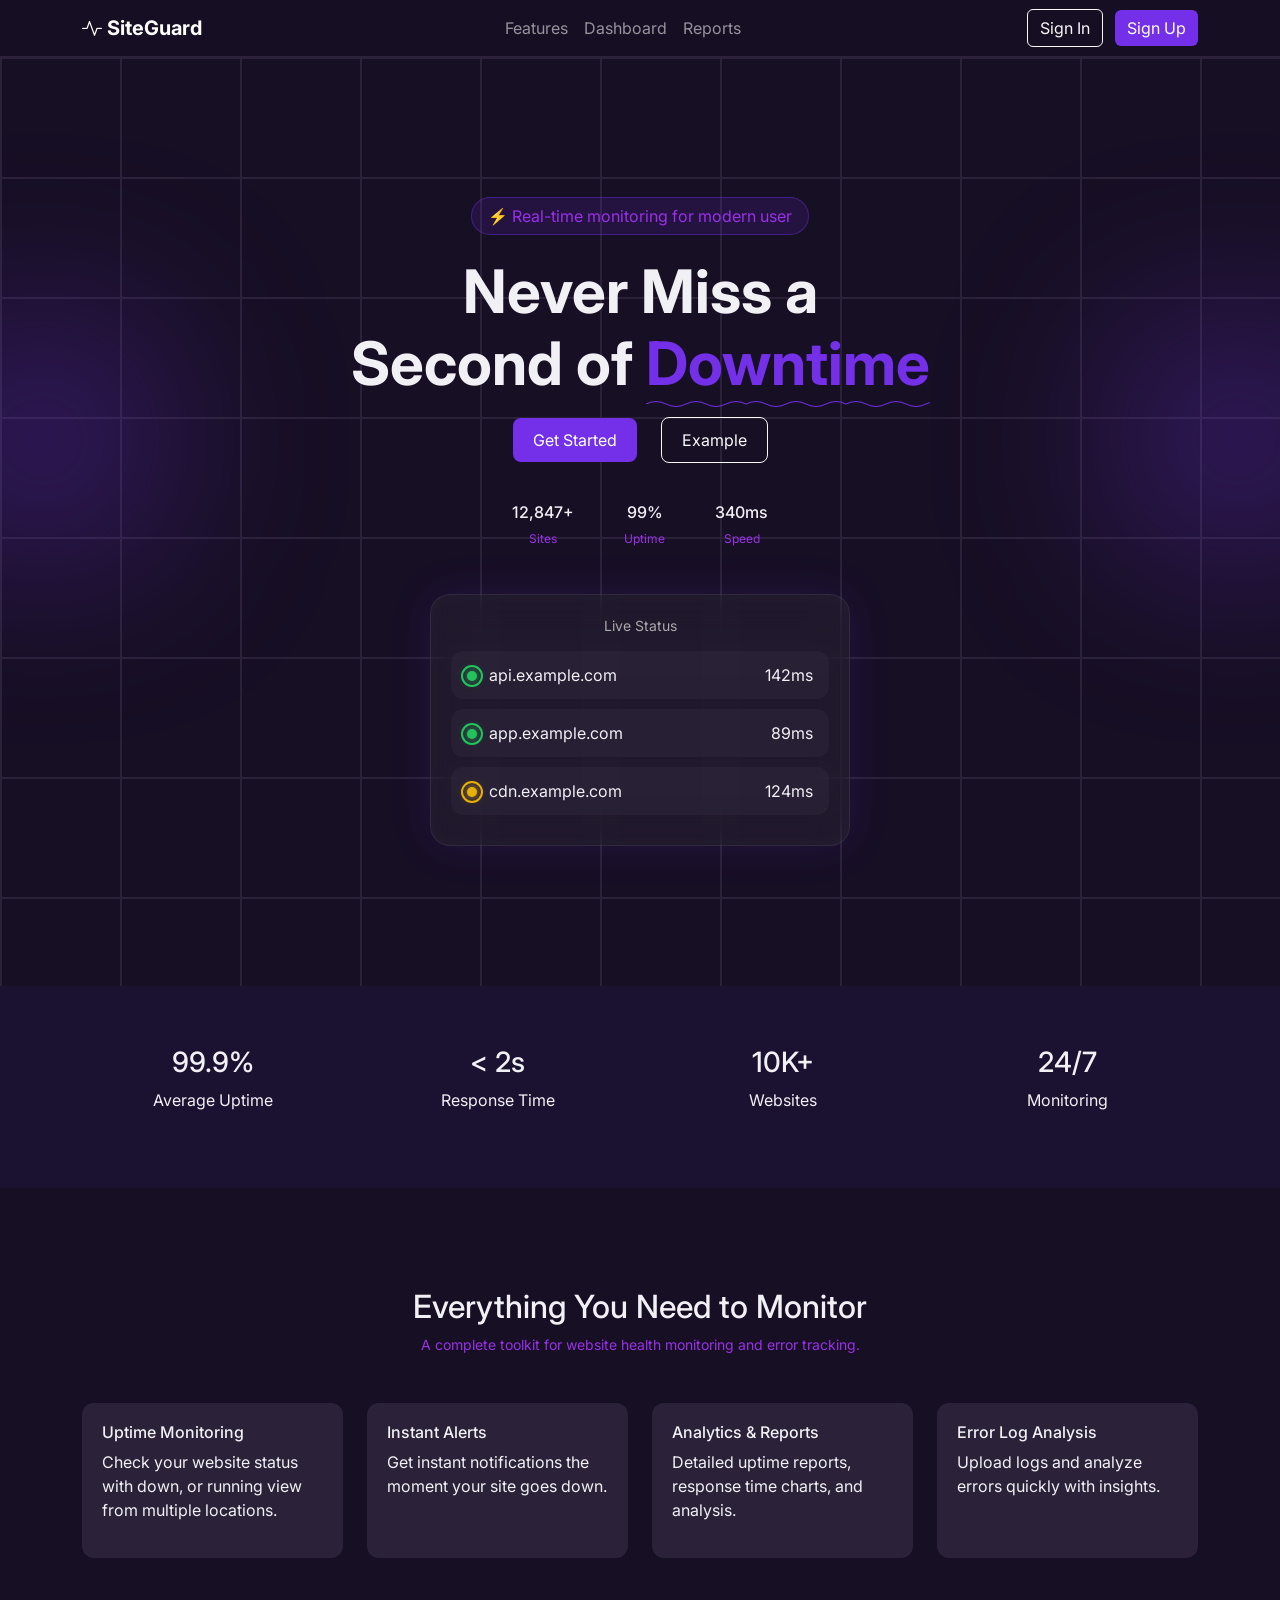
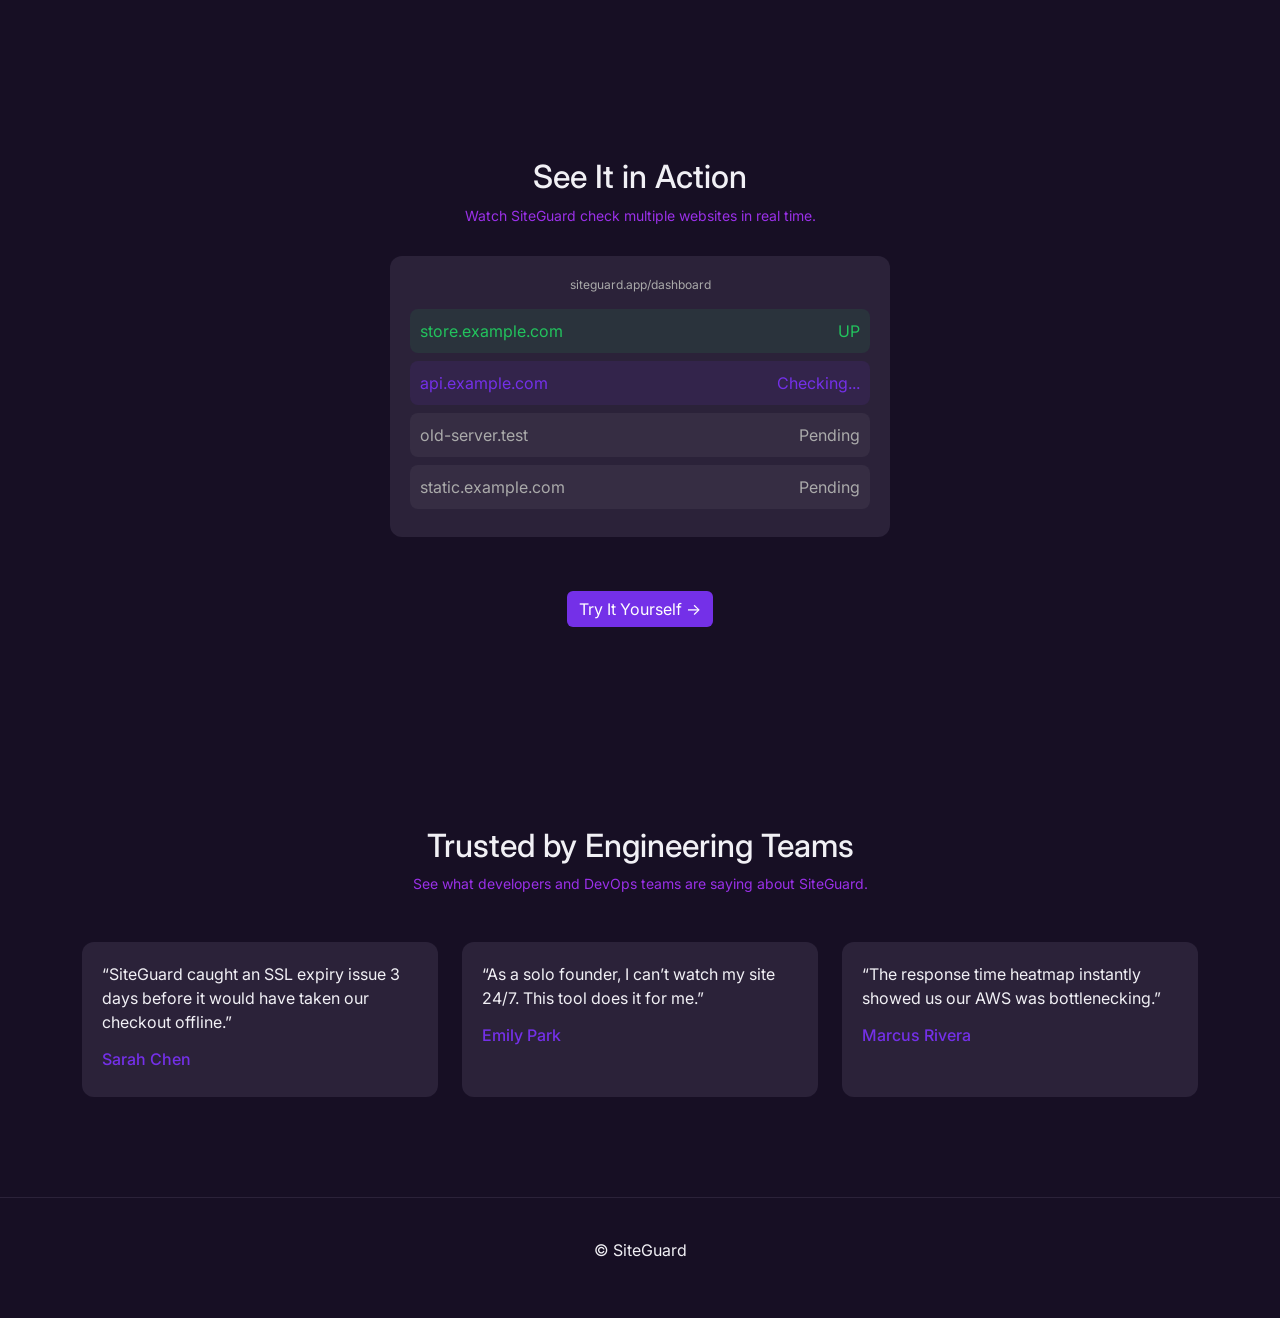
<file: main/index.html>
<!DOCTYPE html>
<html lang="en">
<head>

<meta charset="UTF-8">
<meta name="viewport" content="width=device-width, initial-scale=1">

<title>SiteGuard</title>

<link href="https://cdn.jsdelivr.net/npm/bootstrap@5.3.2/dist/css/bootstrap.min.css" rel="stylesheet">
<link rel="stylesheet" href="https://cdn.jsdelivr.net/npm/bootstrap-icons@1.11.1/font/bootstrap-icons.css">

<link href="https://fonts.googleapis.com/css2?family=Inter:wght@400;600;700&display=swap" rel="stylesheet">

<link rel="stylesheet" href="styles.css">

</head>

<body>

<!-- ================= NAVBAR ================= -->
<nav class="navbar navbar-expand-lg navbar-dark custom-navbar">
<div class="container">

<a class="navbar-brand fw-bold">
<i class="bi bi-activity"></i> SiteGuard
</a>

<button class="navbar-toggler" data-bs-toggle="collapse" data-bs-target="#nav">
<span class="navbar-toggler-icon"></span>
</button>

<div class="collapse navbar-collapse" id="nav">

<ul class="navbar-nav mx-auto">
<li class="nav-item"><a class="nav-link" href="#">Features</a></li>
<li class="nav-item"><a class="nav-link" href="#">Dashboard</a></li>
<li class="nav-item"><a class="nav-link" href="#">Reports</a></li>
</ul>

<div>
<button class="btn btn-outline-light me-2">Sign In</button>
<button class="btn btn-primary-custom">Sign Up</button>
</div>

</div>
</div>
</nav>

<!-- ================= HERO ================= -->
<section class="hero">
<div class="container text-center">

<!-- BADGE -->
<div class="hero-badge">
⚡ Real-time monitoring for modern user
</div>

<!-- TITLE -->
<h1 class="hero-title">
Never Miss a <br>
Second of <span class="highlight">Downtime</span>
</h1>

<!-- BUTTONS -->
<div class="hero-buttons">
<button class="btn btn-primary-custom">Get Started</button>
<button class="btn btn-outline-light">Example</button>
</div>

<!-- MINI STATS -->
<div class="hero-mini-stats">
<div><h6>12,847+</h6><p>Sites</p></div>
<div><h6>99%</h6><p>Uptime</p></div>
<div><h6>340ms</h6><p>Speed</p></div>
</div>

<!-- LIVE STATUS -->
<div class="monitor-card">

<p class="live-title">Live Status</p>

<div class="monitor-item up">
<div><span class="dot"></span> api.example.com</div>
<span>142ms</span>
</div>

<div class="monitor-item up">
<div><span class="dot"></span> app.example.com</div>
<span>89ms</span>
</div>

<div class="monitor-item warning">
<div><span class="dot"></span> cdn.example.com</div>
<span>124ms</span>
</div>

</div>

</div>
</section>

<!-- ================= STATS ================= -->
<section class="stats-highlight">
<div class="container text-center">
<div class="row">

<div class="col-6 col-md-3">
<h3>99.9%</h3><p>Average Uptime</p>
</div>

<div class="col-6 col-md-3">
<h3>&lt; 2s</h3><p>Response Time</p>
</div>

<div class="col-6 col-md-3">
<h3>10K+</h3><p>Websites</p>
</div>

<div class="col-6 col-md-3">
<h3>24/7</h3><p>Monitoring</p>
</div>

</div>
</div>
</section>
<!-- ================= FEATURES ================= -->
<section class="features-section">
<div class="container text-center">

<h2>Everything You Need to Monitor</h2>
<p class="section-subtitle">
A complete toolkit for website health monitoring and error tracking.
</p>

<div class="row mt-5">

<div class="col-md-3">
<div class="feature-card">
<h6>Uptime Monitoring</h6>
<p>Check your website status with down, or running view from multiple locations.</p>
</div>
</div>

<div class="col-md-3">
<div class="feature-card">
<h6>Instant Alerts</h6>
<p>Get instant notifications the moment your site goes down.</p>
</div>
</div>

<div class="col-md-3">
<div class="feature-card">
<h6>Analytics & Reports</h6>
<p>Detailed uptime reports, response time charts, and analysis.</p>
</div>
</div>

<div class="col-md-3">
<div class="feature-card">
<h6>Error Log Analysis</h6>
<p>Upload logs and analyze errors quickly with insights.</p>
</div>
</div>

</div>
</div>
</section>

<!-- ================= LIVE DEMO ================= -->
<section class="demo-section text-center">
<div class="container">

<h2>See It in Action</h2>
<p class="section-subtitle">Watch SiteGuard check multiple websites in real time.</p>

<div class="demo-box">

<div class="demo-header">siteguard.app/dashboard</div>

<div class="demo-item up">
<span>store.example.com</span>
<span>UP</span>
</div>

<div class="demo-item checking">
<span>api.example.com</span>
<span>Checking...</span>
</div>

<div class="demo-item pending">
<span>old-server.test</span>
<span>Pending</span>
</div>

<div class="demo-item pending">
<span>static.example.com</span>
<span>Pending</span>
</div>

</div>

<button class="btn btn-primary-custom mt-4">Try It Yourself →</button>

</div>
</section>

<!-- ================= TESTIMONIALS ================= -->
<section class="testimonial-section">
<div class="container text-center">

<h2>Trusted by Engineering Teams</h2>
<p class="section-subtitle">
See what developers and DevOps teams are saying about SiteGuard.
</p>

<div class="row mt-5">

<div class="col-md-4">
<div class="testimonial-card">
<p>“SiteGuard caught an SSL expiry issue 3 days before it would have taken our checkout offline.”</p>
<h6>Sarah Chen</h6>
</div>
</div>

<div class="col-md-4">
<div class="testimonial-card">
<p>“As a solo founder, I can’t watch my site 24/7. This tool does it for me.”</p>
<h6>Emily Park</h6>
</div>
</div>

<div class="col-md-4">
<div class="testimonial-card">
<p>“The response time heatmap instantly showed us our AWS was bottlenecking.”</p>
<h6>Marcus Rivera</h6>
</div>
</div>

</div>

</div>
</section>

<!-- ================= FOOTER ================= -->
<footer>
<p>© SiteGuard</p>
</footer>

<script src="https://cdn.jsdelivr.net/npm/bootstrap@5.3.2/dist/js/bootstrap.bundle.min.js"></script>

</body>
</html>
</file>
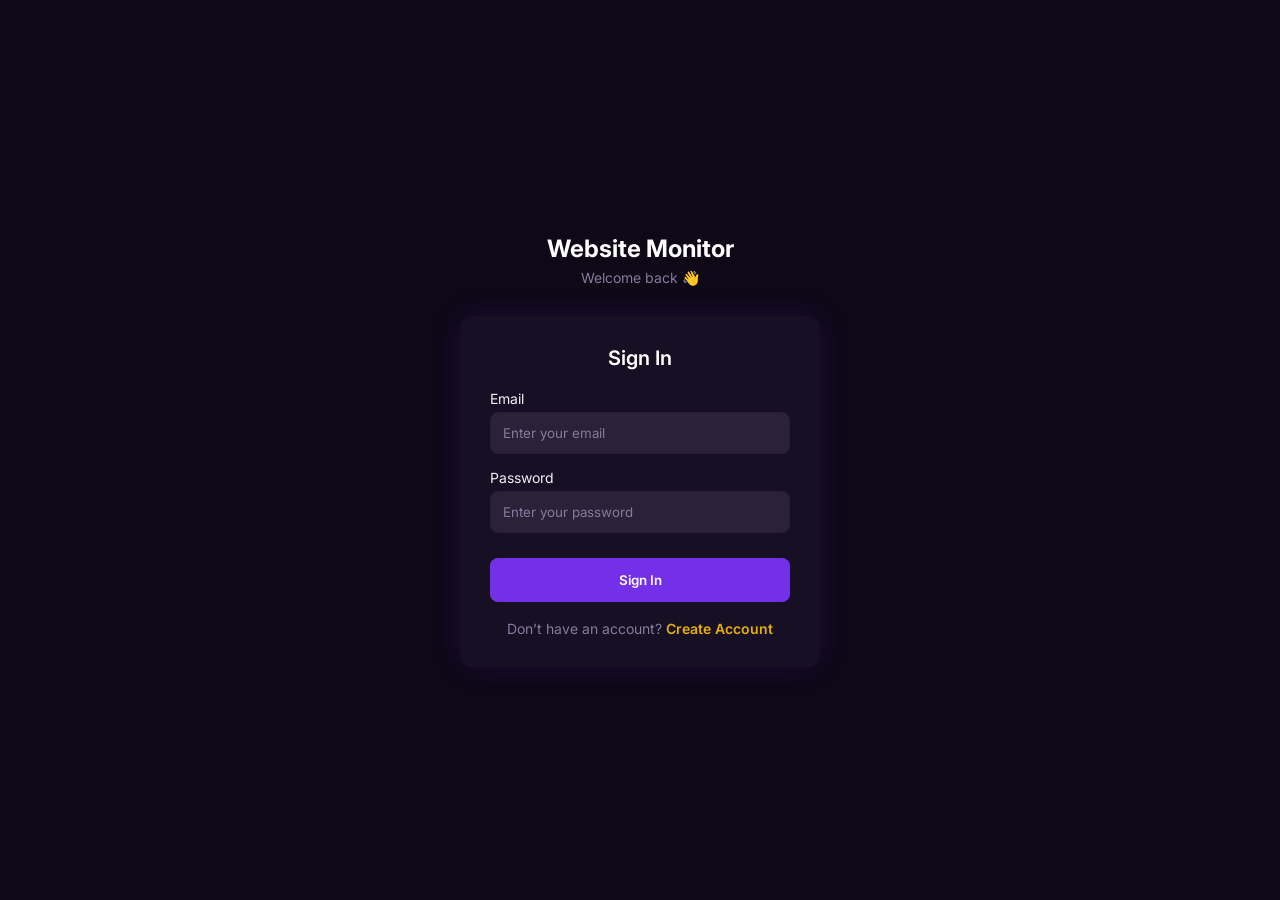
<file: login.html>
<!DOCTYPE html>
<html lang="en">
<head>
  <meta charset="UTF-8" />
  <meta name="viewport" content="width=device-width, initial-scale=1.0" />
  <title>Login | Website Monitor</title>

  <!-- Google Font -->
  <link href="https://fonts.googleapis.com/css2?family=Inter:wght@400;500;600;700&display=swap" rel="stylesheet">

  <!-- CSS -->
  <link rel="stylesheet" href="login.css" />
</head>

<body>

  <div class="login-page">

    <div class="login-container">

      <div class="login-header">
        <h1 class="site-title">Website Monitor</h1>
        <p class="welcome-text">Welcome back 👋</p>
      </div>

      <div class="login-card">

        <h2 class="card-title">Sign In</h2>

        <form class="login-form">

          <div class="form-group">
            <label>Email</label>
            <input type="email" placeholder="Enter your email" required />
          </div>

          <div class="form-group">
            <label>Password</label>
            <input type="password" placeholder="Enter your password" required />
          </div>

          <button type="submit" class="btn-primary">Sign In</button>

        </form>

        <p class="bottom-text">
          Don’t have an account?
          <a href="signup.html">Create Account</a>
        </p>

      </div>

    </div>

  </div>

</body>
</html>
</file>
<file: main/styles.css>
/* ===== GLOBAL ===== */
body{
font-family:'Inter',sans-serif;
background:#170F24;
color:#F1F0F5;
}

/* ===== NAVBAR ===== */
.custom-navbar{
background:rgba(23,15,36,0.8);
backdrop-filter:blur(10px);
border-bottom:1px solid #2B2239;
}

/* ===== HERO ===== */
.hero{
padding:140px 0;
position:relative;

/* BIG GRID */
background-image:
linear-gradient(#2B2239 2px, transparent 2px),
linear-gradient(90deg,#2B2239 2px, transparent 2px);

background-size:120px 120px;
}

/* SIDE GLOW */
.hero::before,
.hero::after{
content:"";
position:absolute;
top:25%;
width:300px;
height:300px;
background:radial-gradient(circle, rgba(116,48,232,0.4), transparent);
filter:blur(80px);
}

.hero::before{ left:85%; }
.hero::after{ right:85%; }

/* ===== BADGE ===== */
.hero-badge{
display:inline-block;
padding:6px 16px;
border-radius:50px;
background:rgba(116,48,232,0.15);
color:#9A30E8;
border:1px solid rgba(116,48,232,0.4);
margin-bottom:20px;
}

/* ===== TITLE ===== */
.hero-title{
font-size:60px;
font-weight:700;
}

/* WAVY UNDERLINE */
.highlight{
color:#7430E8;
position:relative;
}

.highlight::after{
content:"";
position:absolute;
left:0;
bottom:-10px;
width:100%;
height:10px;
background:url("data:image/svg+xml,%3Csvg width='100' height='10' viewBox='0 0 100 10' xmlns='http://www.w3.org/2000/svg'%3E%3Cpath d='M0 5 Q 10 0 20 5 T 40 5 T 60 5 T 80 5 T 100 5' stroke='%237430E8' fill='transparent'/%3E%3C/svg%3E");
background-size:100px 10px;
}

/* ===== BUTTONS ===== */
.hero-buttons button{
margin:10px;
padding:10px 20px;
border-radius:8px;
}

.btn-primary-custom{
background:#7430E8;
color:white;
border:none;
}

/* ===== MINI STATS ===== */
.hero-mini-stats{
display:flex;
justify-content:center;
gap:50px;
margin:30px 0;
}

.hero-mini-stats p{
font-size:12px;
color:#9A30E8;
}

/* ===== PREMIUM LIVE CARD ===== */
.monitor-card{
background:rgba(255,255,255,0.04);
backdrop-filter:blur(20px);
border-radius:20px;
padding:20px;
max-width:420px;
margin:auto;

border:1px solid rgba(255,255,255,0.08);

box-shadow:
0 0 40px rgba(116,48,232,0.15),
inset 0 0 20px rgba(255,255,255,0.03);
}

.live-title{
font-size:14px;
color:#aaa;
margin-bottom:15px;
}

/* ROWS */
.monitor-item{
display:flex;
justify-content:space-between;
align-items:center;
padding:12px 16px;
margin-bottom:10px;
border-radius:12px;
background:rgba(255,255,255,0.03);
transition:0.3s;
}

.monitor-item:hover{
transform:translateY(-3px);
background:rgba(255,255,255,0.06);
}

/* DOT */
.dot{
height:10px;
width:10px;
border-radius:50%;
display:inline-block;
margin-right:8px;
position:relative;
}

/* GREEN */
.up .dot{
background:#22C35D;
box-shadow:0 0 10px #22C35D;
}

.up .dot::after{
content:"";
position:absolute;
top:-6px;
left:-6px;
width:22px;
height:22px;
border-radius:50%;
border:2px solid #22C35D;
animation:pulse 1.5s infinite;
}

/* WARNING */
.warning .dot{
background:#E7B008;
box-shadow:0 0 10px #E7B008;
}

.warning .dot::after{
content:"";
position:absolute;
top:-6px;
left:-6px;
width:22px;
height:22px;
border-radius:50%;
border:2px solid #E7B008;
animation:pulse 1.5s infinite;
}

@keyframes pulse{
0%{transform:scale(0.8);opacity:0.6;}
70%{transform:scale(1.6);opacity:0;}
100%{opacity:0;}
}

/* ===== STATS ===== */
.stats-highlight{
padding:60px 0;
background:#1a1230;
}
/* ===== SECTION COMMON ===== */
.section-subtitle{
color:#9A30E8;
font-size:14px;
}

/* ===== FEATURES ===== */
.features-section{
padding:100px 0;
}

.feature-card{
background:#2B2239;
padding:20px;
border-radius:12px;
text-align:left;
height:100%;
transition:0.3s;
}

.feature-card:hover{
transform:translateY(-5px);
background:#32264A;
}

/* ===== DEMO ===== */
.demo-section{
padding:100px 0;
}

.demo-box{
background:#2B2239;
padding:20px;
border-radius:12px;
max-width:500px;
margin:30px auto;
}

.demo-header{
font-size:12px;
color:#aaa;
margin-bottom:15px;
}

.demo-item{
display:flex;
justify-content:space-between;
padding:10px;
border-radius:8px;
margin-bottom:8px;
}

.demo-item.up{
background:rgba(34,195,93,0.1);
color:#22C35D;
}

.demo-item.checking{
background:rgba(116,48,232,0.1);
color:#7430E8;
}

.demo-item.pending{
background:rgba(255,255,255,0.05);
color:#aaa;
}

/* ===== TESTIMONIALS ===== */
.testimonial-section{
padding:100px 0;
}

.testimonial-card{
background:#2B2239;
padding:20px;
border-radius:12px;
text-align:left;
height:100%;
}

.testimonial-card h6{
margin-top:15px;
color:#7430E8;
}

/* ===== FOOTER ===== */
footer{
padding:40px;
text-align:center;
border-top:1px solid #2B2239;
}
</file>
<file: login.css>
/* RESET */
* {
  margin: 0;
  padding: 0;
  box-sizing: border-box;
  font-family: "Inter", sans-serif;
}

body {
  background-color: #0E0817;
  height: 100vh;
  display: flex;
  justify-content: center;
  align-items: center;
}

/* MAIN WRAPPER */
.login-page {
  width: 100%;
  display: flex;
  justify-content: center;
  align-items: center;
}

/* CONTAINER */
.login-container {
  width: 100%;
  max-width: 400px;
  padding: 20px;
}

/* HEADER */
.login-header {
  text-align: center;
  margin-bottom: 30px;
}

.site-title {
  color: #FFFFFF;
  font-size: 24px;
  font-weight: 700;
}

.welcome-text {
  color: #877B9D;
  font-size: 14px;
  margin-top: 6px;
}

/* CARD */
.login-card {
  background-color: #170F24;
  padding: 30px;
  border-radius: 12px;
  box-shadow: 0 0 30px rgba(116, 48, 232, 0.15);
}

.card-title {
  text-align: center;
  margin-bottom: 20px;
  color: #FFFFFF;
  font-size: 20px;
  font-weight: 600;
}

/* FORM */
.login-form {
  display: flex;
  flex-direction: column;
  gap: 15px;
}

.form-group label {
  color: #F1F0F5;
  font-size: 14px;
  margin-bottom: 5px;
  display: block;
}

.form-group input {
  width: 100%;
  height: 42px;
  background-color: #2B2239;
  border: 1px solid #261D35;
  border-radius: 8px;
  padding: 0 12px;
  color: #FFFFFF;
  transition: 0.3s ease;
}

.form-group input::placeholder {
  color: #877B9D;
}

.form-group input:focus {
  outline: none;
  border-color: #7430E8;
  box-shadow: 0 0 8px rgba(116, 48, 232, 0.4);
}

/* BUTTON */
.btn-primary {
  margin-top: 10px;
  height: 44px;
  border: none;
  border-radius: 8px;
  background-color: #7430E8;
  color: #FFFFFF;
  font-weight: 600;
  cursor: pointer;
  transition: 0.3s ease;
}

.btn-primary:hover {
  background-color: #763FD8;
}

/* BOTTOM TEXT */
.bottom-text {
  text-align: center;
  margin-top: 18px;
  font-size: 14px;
  color: #877B9D;
}

.bottom-text a {
  color: #E7B008;
  font-weight: 600;
  text-decoration: none;
  transition: 0.3s;
}

.bottom-text a:hover {
  color: #22C35D;
}

/* RESPONSIVE */
@media (max-width: 480px) {
  .login-card {
    padding: 20px;
  }
}
</file>
